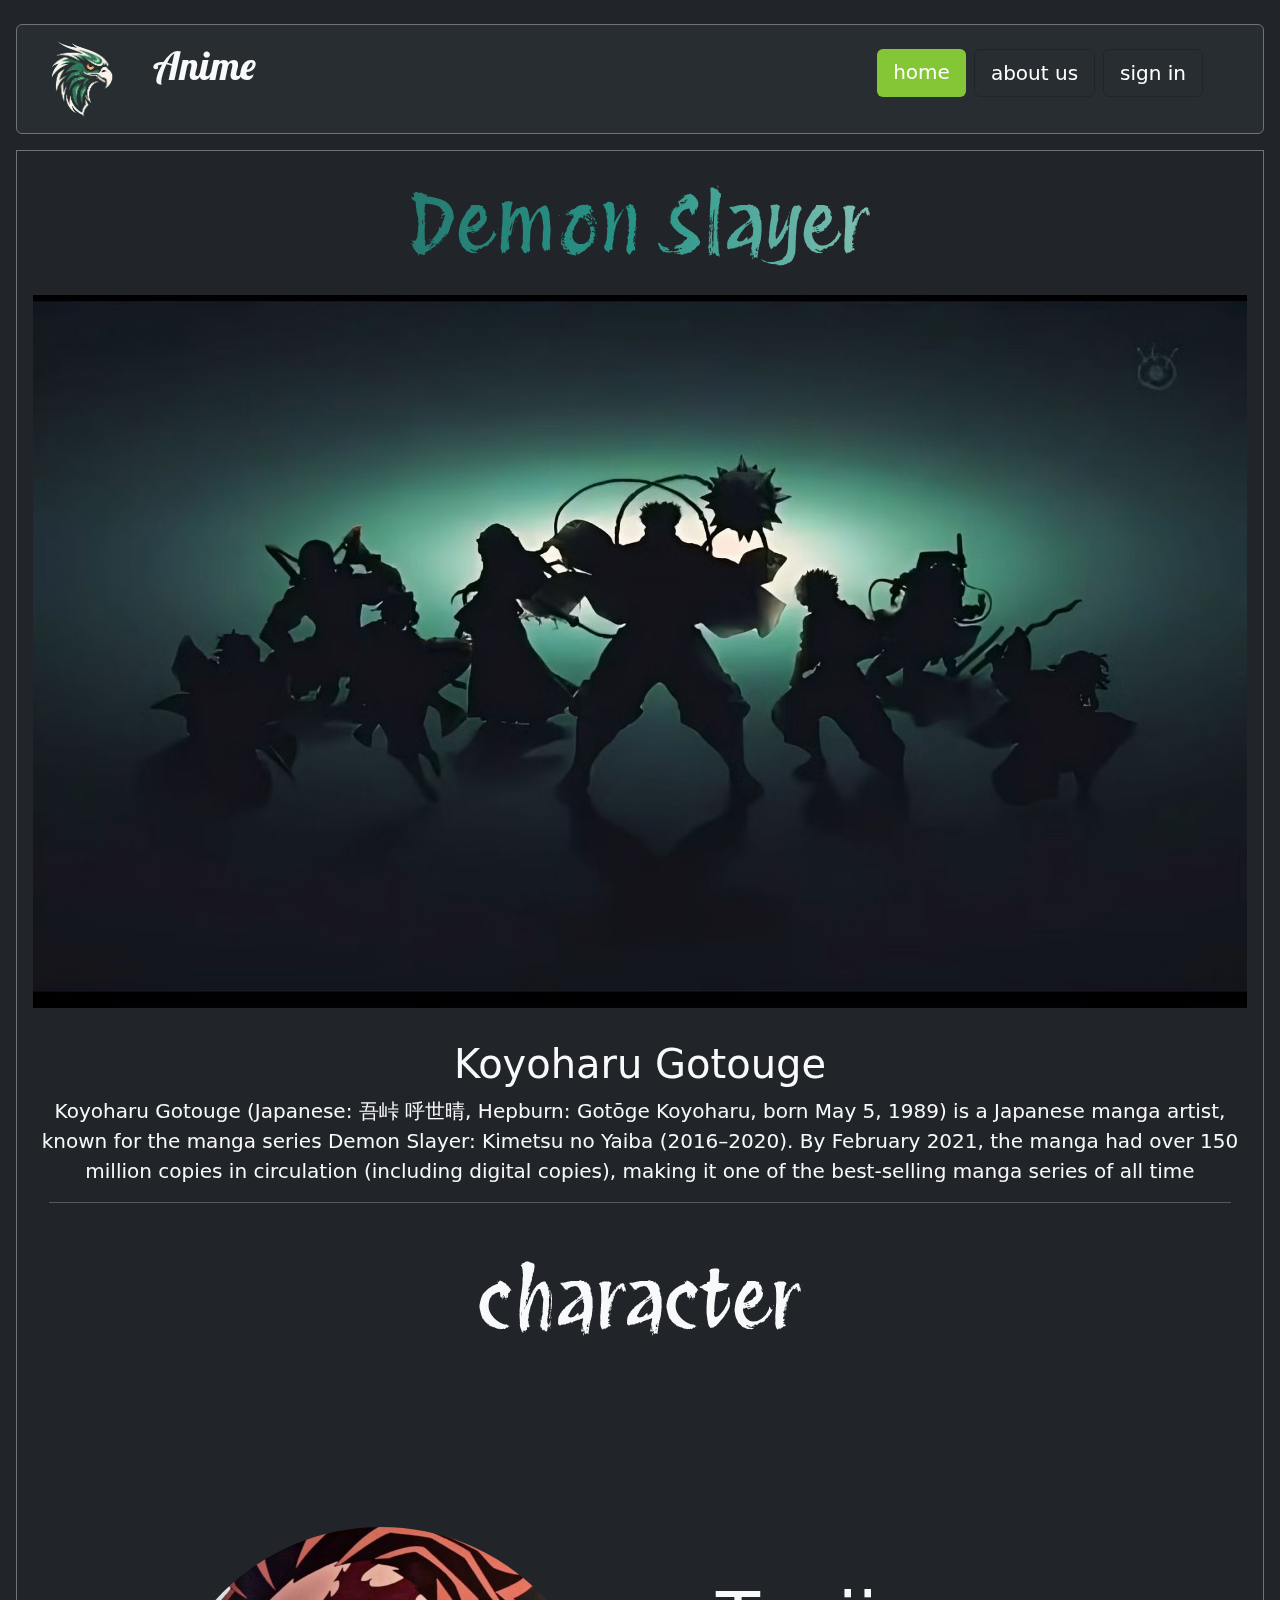
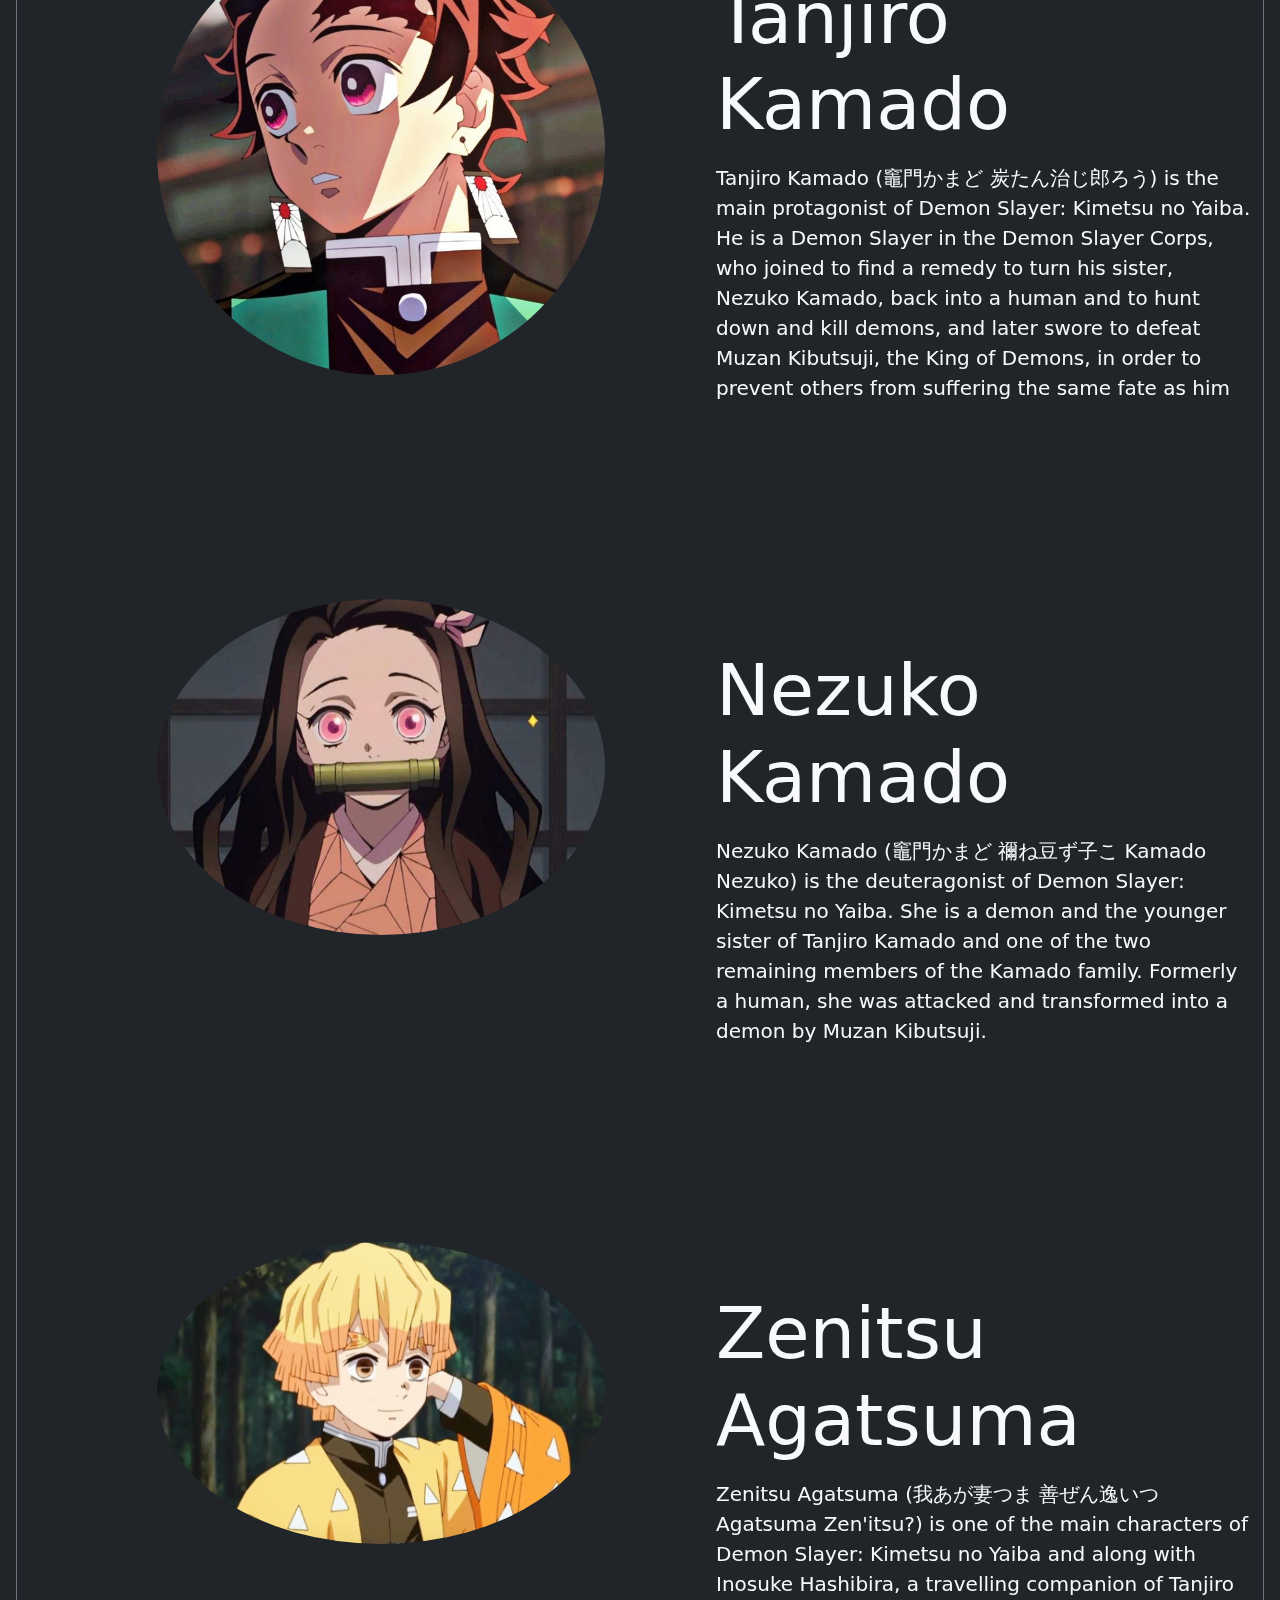
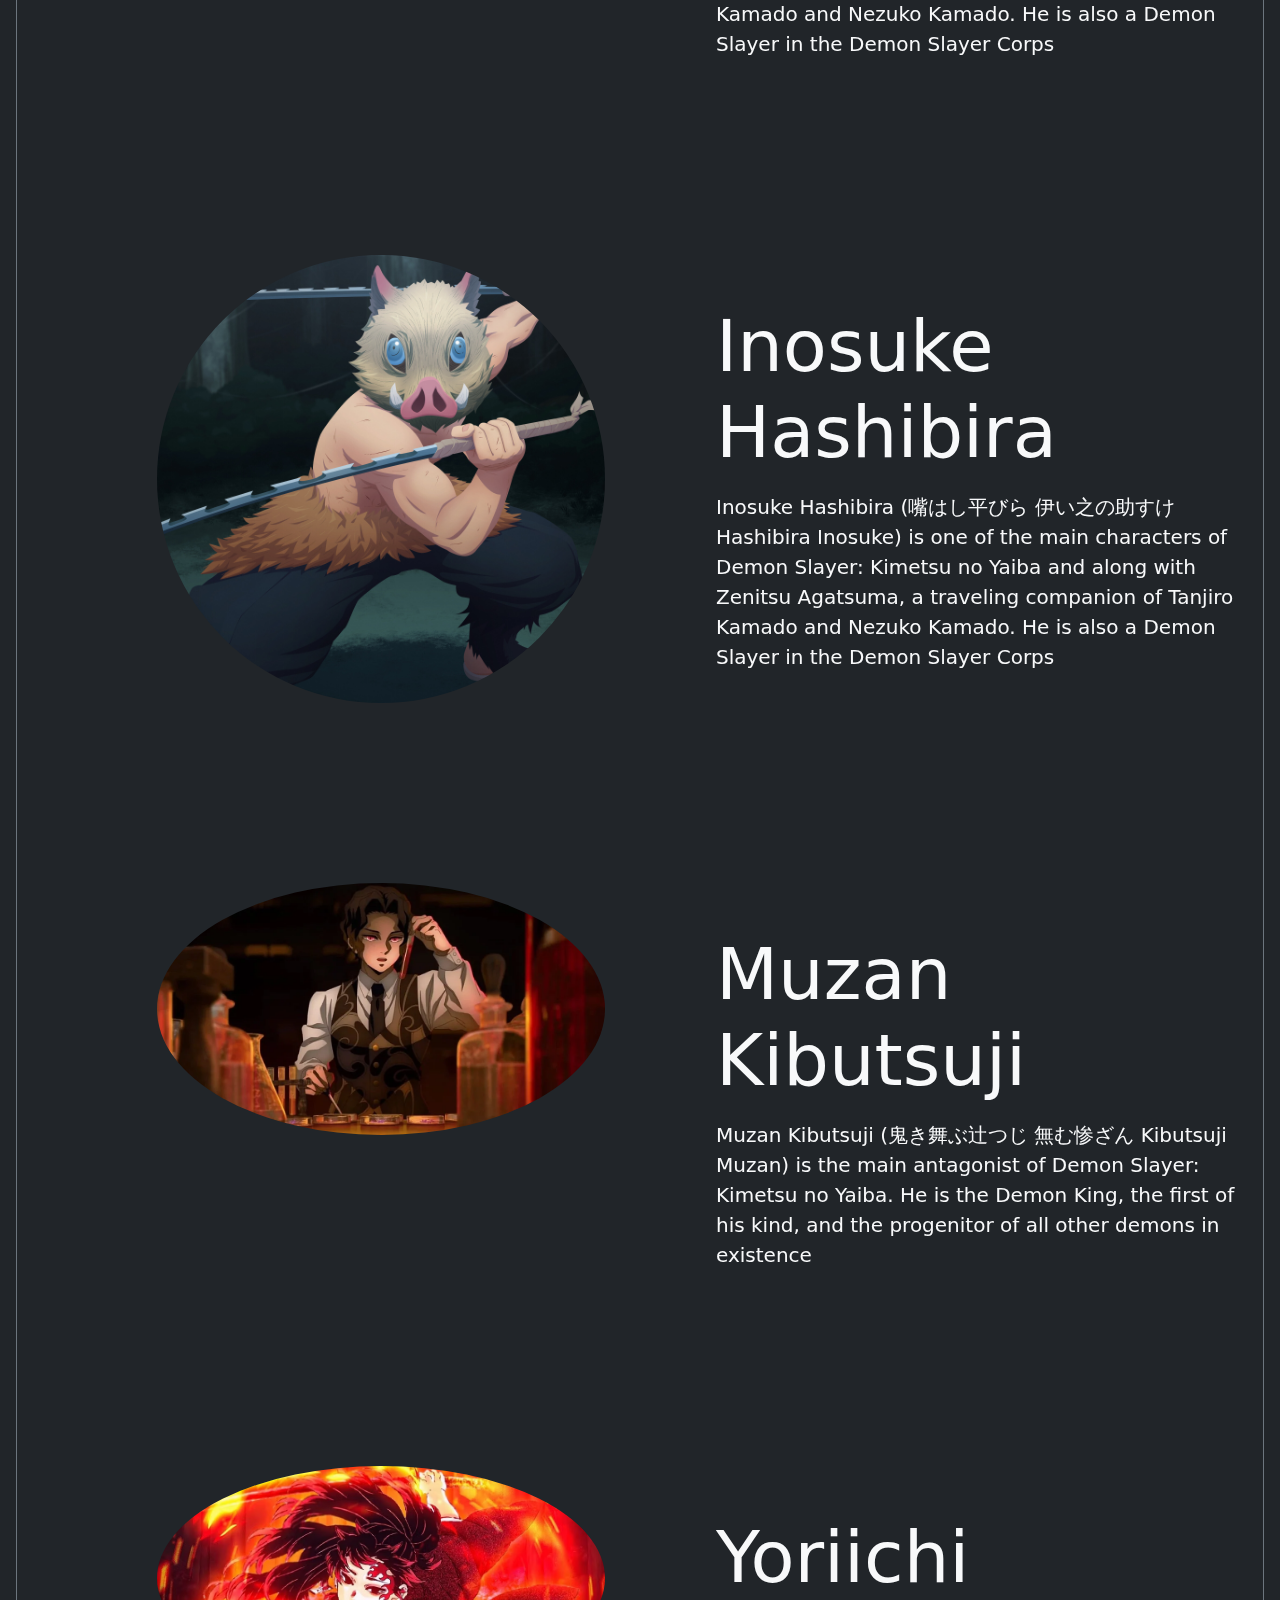
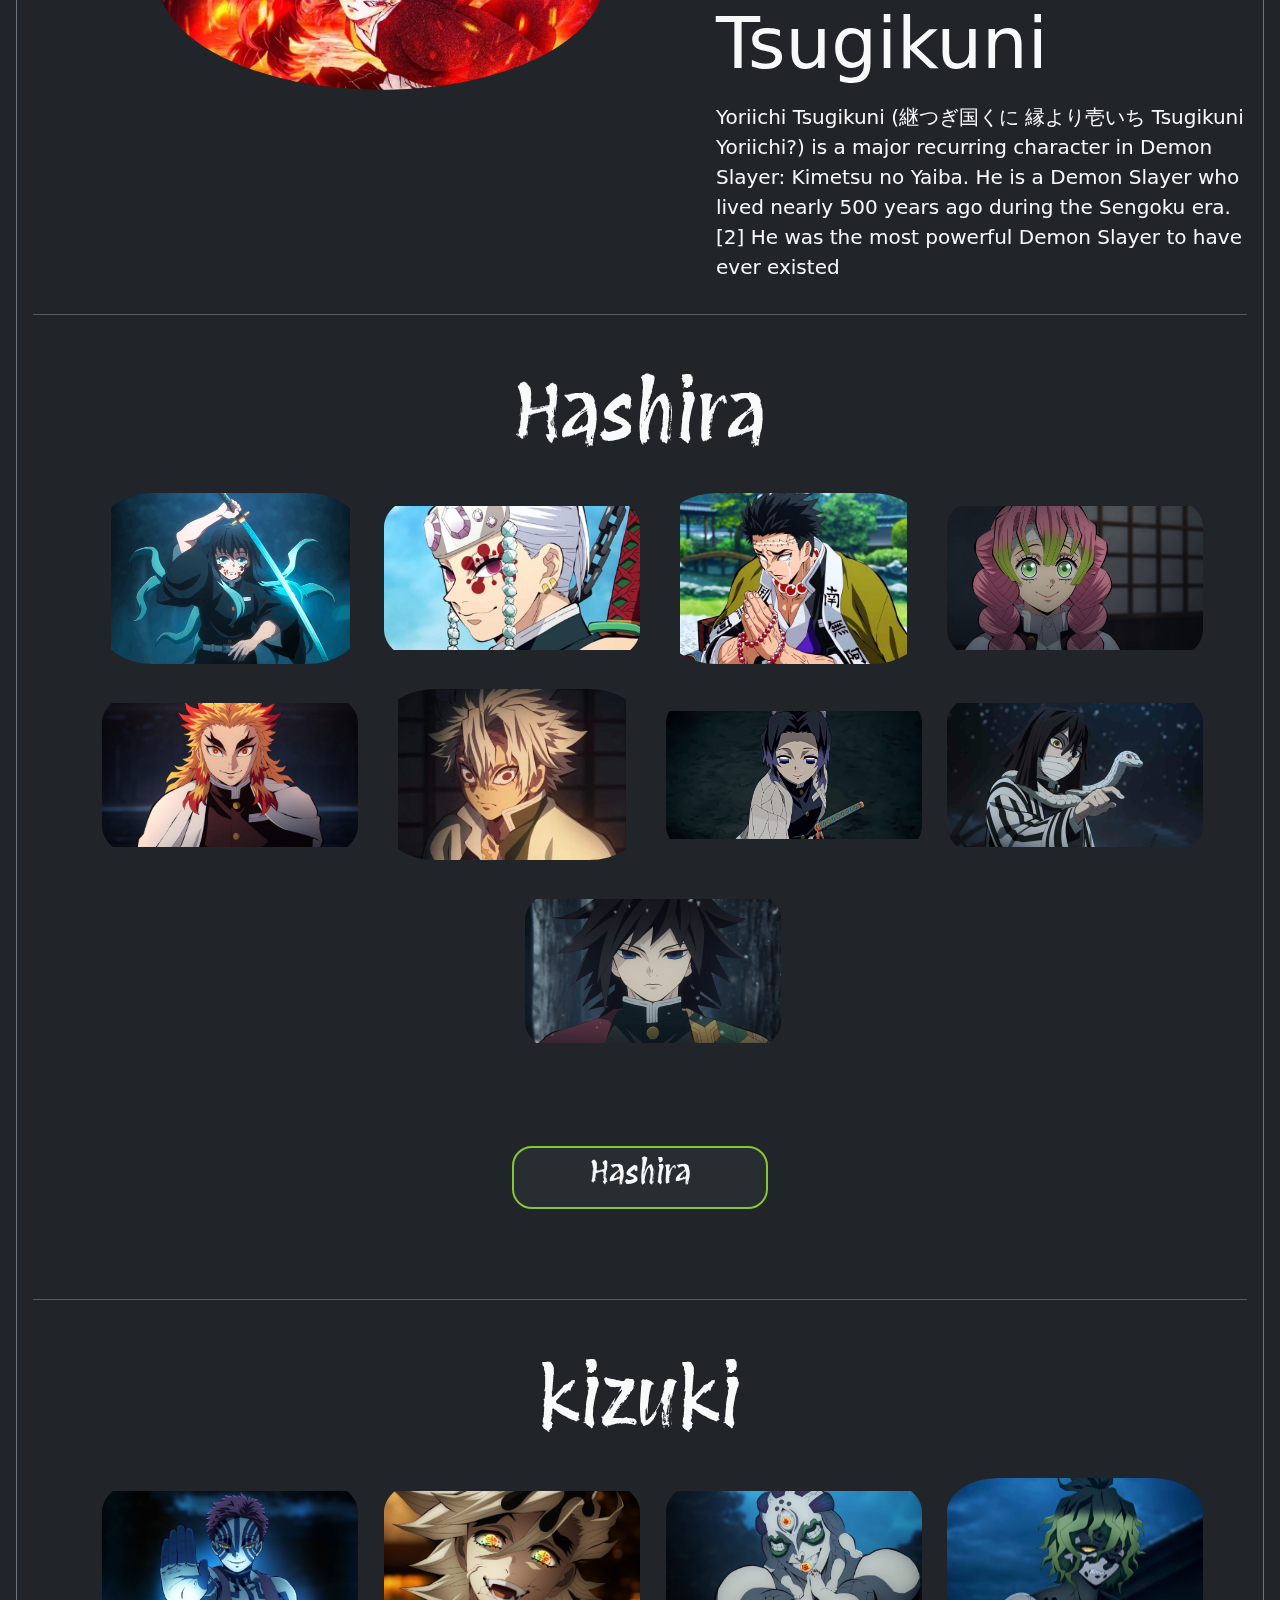
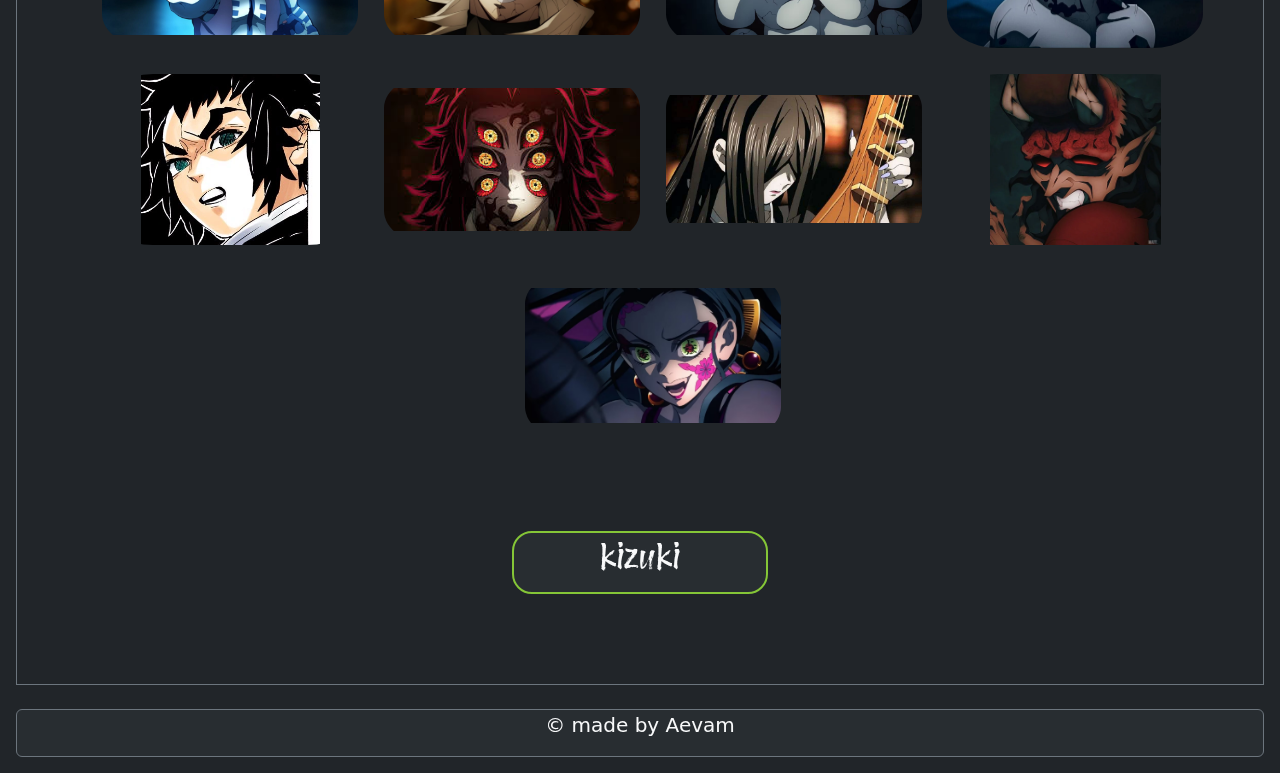
<file: index.html>
<!DOCTYPE html>
<html lang="en">

<head>
  <meta charset="UTF-8" />
  <meta name="viewport" content="width=device-width, initial-scale=1.0" />
  <title>intro</title>
  <link rel="stylesheet" href="https://cdn.jsdelivr.net/npm/bootstrap@5.3.3/dist/css/bootstrap.min.css" />
  <link rel="stylesheet" href="./style.css" />
  <link rel="icon" href="./LOGO1.jpg">

  <link rel="preconnect" href="https://fonts.googleapis.com" />
  <link rel="preconnect" href="https://fonts.gstatic.com" crossorigin />
  <link href="https://fonts.googleapis.com/css2?family=Lobster&family=Sigmar+One&display=swap" rel="stylesheet" />

  <link rel="preconnect" href="https://fonts.googleapis.com" />
  <link rel="preconnect" href="https://fonts.gstatic.com" crossorigin />
  <link href="https://fonts.googleapis.com/css2?family=Lobster&family=Protest+Revolution&family=Sigmar+One&display=swap"
    rel="stylesheet" />
</head>

<body class="bg-dark">
  <div class="position-relative d-flex bg-secondary text-light mt-4 m-3 border border-secondary rounded bg-opacity-10">
    <div class="logo container-fluid d-flex">
      <img src="./LOGO1.jpg" alt="not found" class="colour" />
      <h1 class="pt-3 ps-3 lobster-regular">Anime</h1>
    </div>
    <div class="icon container-fluid me-5 mt-4">
      <ul class="d-flex nav float-end ">
        <li class="p-2 ps-3 pe-3 ms-3 border-success bg-green bg-opacity-25 rounded fs-5 ">
          <a href="./index.html">home</a>

        </li>
        <li class="p-2 ps-3 pe-3 border border-dark ms-2 rounded fs-5">
          <a href="./aboutus.html">about us</a>
        </li>
        <li class="p-2 ps-3 pe-3 border border-dark ms-2 rounded fs-5">
          <a href="./login.html">sign in</a>
        </li>
      </ul>
    </div>
  </div>

  <main class="border border-secondary m-3">
    <div class="m-3 text-light">
      <div class="name container">
        <h1 class="display-1 text-center text mt-4">Demon Slayer</h1>
      </div>
      <div class="img d-flex justify-content-center">
        <img src="./img/poster.avif" alt="" class="img-fluid m-3" />
      </div>
    </div>

    <div class="info text-light m-3 text-center">
      <h1>Koyoharu Gotouge</h1>
      <p class="fs-5">
        Koyoharu Gotouge (Japanese: 吾峠 呼世晴, Hepburn: Gotōge Koyoharu,
        born May 5, 1989) is a Japanese manga artist, known for the manga
        series Demon Slayer: Kimetsu no Yaiba (2016–2020). By February 2021,
        the manga had over 150 million copies in circulation (including
        digital copies), making it one of the best-selling manga series of all
        time
      </p>
      <hr class="m-3">
    </div>

    <div class="info text-light m-3 text-center">
      <h1 class="display-1 char mt-5">character</h1>
    </div>

    <div class="flex-wrap">
      <div class="character d-flex">
        <div class="photo container-fluid ">
          <img src="./img/tanjiro.jpg" alt="" class="shap" />
        </div>
        <div class="information text-light container-fluid">
          <h1 class="display-2 mt-5">Tanjiro Kamado</h1>
          <p class="fs-5 mt-3">
            Tanjiro Kamado (竈門かまど 炭たん治じ郎ろう) is the main
            protagonist of Demon Slayer: Kimetsu no Yaiba. He is a Demon
            Slayer in the Demon Slayer Corps, who joined to find a remedy to
            turn his sister, Nezuko Kamado, back into a human and to hunt down
            and kill demons, and later swore to defeat Muzan Kibutsuji, the
            King of Demons, in order to prevent others from suffering the same
            fate as him
          </p>
        </div>
      </div>


      <div class="character d-flex">
        <div class="photo container-fluid ">
          <img src="./img/Nezuko-Kamado.jpg" alt="" class="shap" />
        </div>
        <div class="information text-light container-fluid">
          <h1 class="display-2 mt-5">Nezuko Kamado</h1>
          <p class="fs-5 mt-3">
            Nezuko Kamado (竈門かまど 禰ね豆ず子こ Kamado Nezuko) is the
            deuteragonist of Demon Slayer: Kimetsu no Yaiba. She is a demon
            and the younger sister of Tanjiro Kamado and one of the two
            remaining members of the Kamado family. Formerly a human, she was
            attacked and transformed into a demon by Muzan Kibutsuji.
          </p>
        </div>
      </div>

      <div class="character d-flex">
        <div class="photo container-fluid ">
          <img src="./img/Zenitsu.png" alt="" class="shap" />
        </div>
        <div class="information text-light container-fluid">
          <h1 class="display-2 mt-5">Zenitsu Agatsuma</h1>
          <p class="fs-5 mt-3">
            Zenitsu Agatsuma (我あが妻つま 善ぜん逸いつ Agatsuma Zen'itsu?) is
            one of the main characters of Demon Slayer: Kimetsu no Yaiba and
            along with Inosuke Hashibira, a travelling companion of Tanjiro
            Kamado and Nezuko Kamado. He is also a Demon Slayer in the Demon
            Slayer Corps
          </p>
        </div>
      </div>

      <div class="character d-flex ">
        <div class="photo container-fluid">
          <img src="./img/inosuke.jpg" alt="" class="shap" />
        </div>
        <div class="information text-light container-fluid">
          <h1 class="display-2 mt-5">Inosuke Hashibira</h1>
          <p class="fs-5 mt-3">
            Inosuke Hashibira (嘴はし平びら 伊い之の助すけ Hashibira Inosuke)
            is one of the main characters of Demon Slayer: Kimetsu no Yaiba
            and along with Zenitsu Agatsuma, a traveling companion of Tanjiro
            Kamado and Nezuko Kamado. He is also a Demon Slayer in the Demon
            Slayer Corps
          </p>
        </div>
      </div>

      <div class="flex-wrap">
        <div class="character d-flex">
          <div class="photo container-fluid ">
            <img src="./img/muzan.webp" alt="" class="shap" />
          </div>
          <div class="information text-light container-fluid">
            <h1 class="display-2 mt-5"> Muzan Kibutsuji</h1>
            <p class="fs-5 mt-3">
              Muzan Kibutsuji (鬼き舞ぶ辻つじ 無む惨ざん Kibutsuji Muzan) is the main antagonist of Demon
              Slayer: Kimetsu no Yaiba. He is the Demon King, the first of his kind, and the progenitor of all other
              demons in existence
            </p>
          </div>
        </div>

        <div class="flex-wrap">
          <div class="character d-flex">
            <div class="photo container-fluid ">
              <img src="./img/yoriichi-sun-breathing.avif" alt="" class="shap" />
            </div>
            <div class="information text-light container-fluid">
              <h1 class="display-2 mt-5">Yoriichi Tsugikuni</h1>
              <p class="fs-5 mt-3">
                Yoriichi Tsugikuni (継つぎ国くに 縁より壱いち Tsugikuni Yoriichi?) is a major recurring character in Demon Slayer:
                Kimetsu no Yaiba. He is a Demon Slayer who lived nearly 500 years ago during the Sengoku era.[2] He was
                the most powerful Demon Slayer to have ever existed
              </p>
            </div>
          </div>

        </div>
        <hr class="m-3 text-light">

        <div class="hasi">
          <h1 class="char mt-5 display-1 text-light text-center">Hashira</h1>
          <div class="intro d-flex justify-content-center flex-wrap">
            <img src="./img/muichiro.gif" alt="" class="shap2">
            <img src="./img/dimond.jpg" alt="" class="shap2">
            <img src="./img/gyomei.avif" alt="" class="shap2">
            <img src="./img/mitsuri.jpg" alt="" class="shap2">
            <img src="./img/raingoku.jpg" alt="" class="shap2">
            <img src="./img/Sanemi-Shinazugawa.jpg" alt="" class="shap2">
            <img src="./img/shinobukocho.avif" alt="" class="shap2">
            <img src="./img/snak.jpg" alt="" class="shap2">
            <img src="./img/tomiyoka.jpg" alt="" class="shap2">
          </div>
        </div>

        <div class="hashira d-flex justify-content-center">
          <div class="hero green bg-secondary bg-opacity-10 text-center">
            <a href="./hashira.html" class="text-light fs-2 char"> Hashira</a>
          </div>
        </div>
        <hr class="m-3 text-light">

        <div class="hasi">
          <h1 class="char mt-5 display-1 text-light text-center">kizuki</h1>
          <div class="intro d-flex justify-content-center flex-wrap">
            <img src="./img/demon/Akaza.jpg" alt="" class="shap2">
            <img src="./img/demon/demon.jpg" alt="" class="shap2">
            <img src="./img/demon/gyokko.avif" alt="" class="shap2">
            <img src="./img/demon/Gyutaro.jpg" alt="" class="shap2">
            <img src="./img/demon/Kaigaku.webp" alt="" class="shap2">
            <img src="./img/demon/kokushibo1.jpg" alt="" class="shap2">
            <img src="./img/demon/Nakime.jpg" alt="" class="shap2">
            <img src="./img/demon/demon1.webp" alt="" class="shap2">
            <img src="./img/demon/daki-main.avif" alt="" class="shap2">
          </div>
        </div>

        <div class="hashira d-flex justify-content-center">
          <div class="hero green bg-secondary bg-opacity-10 text-center">
            <a href="./kizuki.html" class="text-light fs-2 char"> kizuki</a>
          </div>
        </div>


  </main>

  <footer class="position-relative bg-secondary text-light mt-4 m-3 border border-secondary rounded bg-opacity-10">
    <p class="text-center fs-5">&copy; made by Aevam</p>
  </footer>

  <script src="https://cdn.jsdelivr.net/npm/bootstrap@5.3.3/dist/js/bootstrap.bundle.min.js"
    integrity="sha384-YvpcrYf0tY3lHB60NNkmXc5s9fDVZLESaAA55NDzOxhy9GkcIdslK1eN7N6jIeHz"
    crossorigin="anonymous"></script>
</body>

</html>
</file>
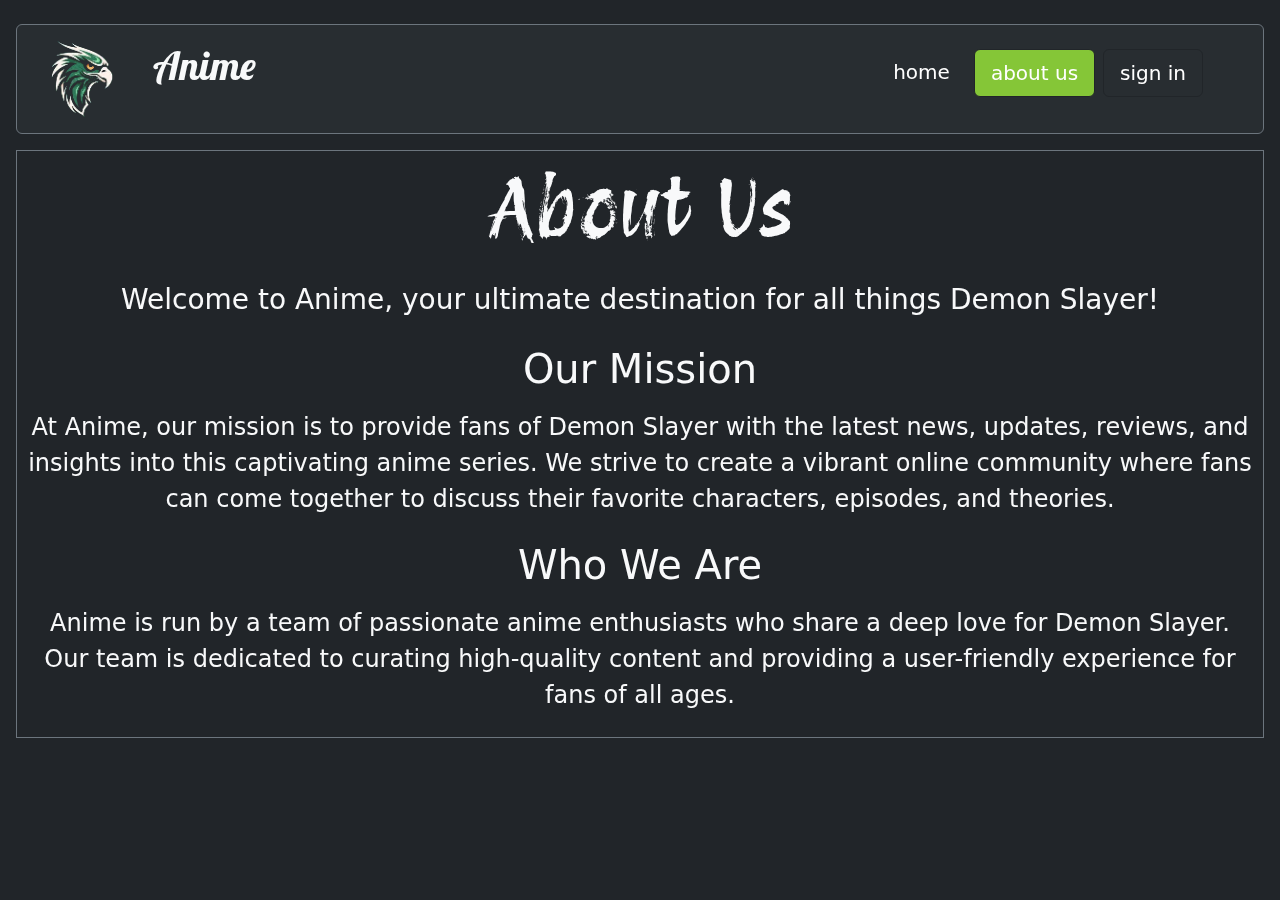
<file: aboutus.html>
<!DOCTYPE html>
<html lang="en">

<head>
  <meta charset="UTF-8" />
  <meta name="viewport" content="width=device-width, initial-scale=1.0" />
  <title>intro</title>
  <link rel="stylesheet" href="https://cdn.jsdelivr.net/npm/bootstrap@5.3.3/dist/css/bootstrap.min.css" />
  <link rel="stylesheet" href="./style.css" />
  <link rel="icon" href="./LOGO1.jpg">

  <link rel="preconnect" href="https://fonts.googleapis.com" />
  <link rel="preconnect" href="https://fonts.gstatic.com" crossorigin />
  <link href="https://fonts.googleapis.com/css2?family=Lobster&family=Sigmar+One&display=swap" rel="stylesheet" />

  <link rel="preconnect" href="https://fonts.googleapis.com" />
  <link rel="preconnect" href="https://fonts.gstatic.com" crossorigin />
  <link href="https://fonts.googleapis.com/css2?family=Lobster&family=Protest+Revolution&family=Sigmar+One&display=swap"
    rel="stylesheet" />
  <style>
    .char {
      font-family: "Protest Revolution", sans-serif;
      font-weight: 400;
      font-style: normal;
    }
  </style>
</head>

<body class="bg-dark">
  <div class="position-relative d-flex bg-secondary text-light mt-4 m-3 border border-secondary rounded bg-opacity-10">
    <div class="logo container-fluid d-flex">
      <img src="./LOGO1.jpg" alt="not found" class="colour" />
      <h1 class="pt-3 ps-3 lobster-regular">Anime</h1>
    </div>
    <div class="icon container-fluid me-5 mt-4">
      <ul class="d-flex nav float-end">
        <li class="p-2 ps-3 pe-3 ms-3 border-success  bg-opacity-25 rounded fs-5">
          <a href="./index.html">home</a>

        </li>
        <li class="p-2 ps-3 pe-3 border border-dark ms-2 rounded fs-5 bg-green">
          <a href="./aboutus.html">about us</a>
        </li>
        <li class="p-2 ps-3 pe-3 border border-dark ms-2 rounded fs-5">
          <a href="./login.html">sign in</a>
        </li>
      </ul>
    </div>
  </div>


  <div class="information m-3 text-light border border-secondary p-2">
    <h1 class="text-light display-1 text-center char">About Us</h1>

    <p class="fs-3 text-center mt-4">Welcome to Anime, your ultimate destination for all things Demon Slayer!</p>

    <h2 class="text-center mt-4 fs-1">Our Mission</h2>
    <p class="text-center mt-3 fs-4">At Anime, our mission is to provide fans of Demon Slayer with the latest news,
      updates,
      reviews, and
      insights into this captivating anime series. We strive to create a vibrant online community where fans can come
      together to discuss their favorite characters, episodes, and theories.</p>

    <h2 class="text-center mt-4 fs-1">Who We Are</h2>
    <p class="text-center mt-3 fs-4"> Anime is run by a team of passionate anime enthusiasts who share a deep love for
      Demon
      Slayer. Our
      team is dedicated to curating high-quality content and providing a user-friendly experience for fans of all ages.
    </p>
  </div>


  <script src="https://cdn.jsdelivr.net/npm/bootstrap@5.3.3/dist/js/bootstrap.bundle.min.js"
    integrity="sha384-YvpcrYf0tY3lHB60NNkmXc5s9fDVZLESaAA55NDzOxhy9GkcIdslK1eN7N6jIeHz"
    crossorigin="anonymous"></script>
</body>

</html>
</file>
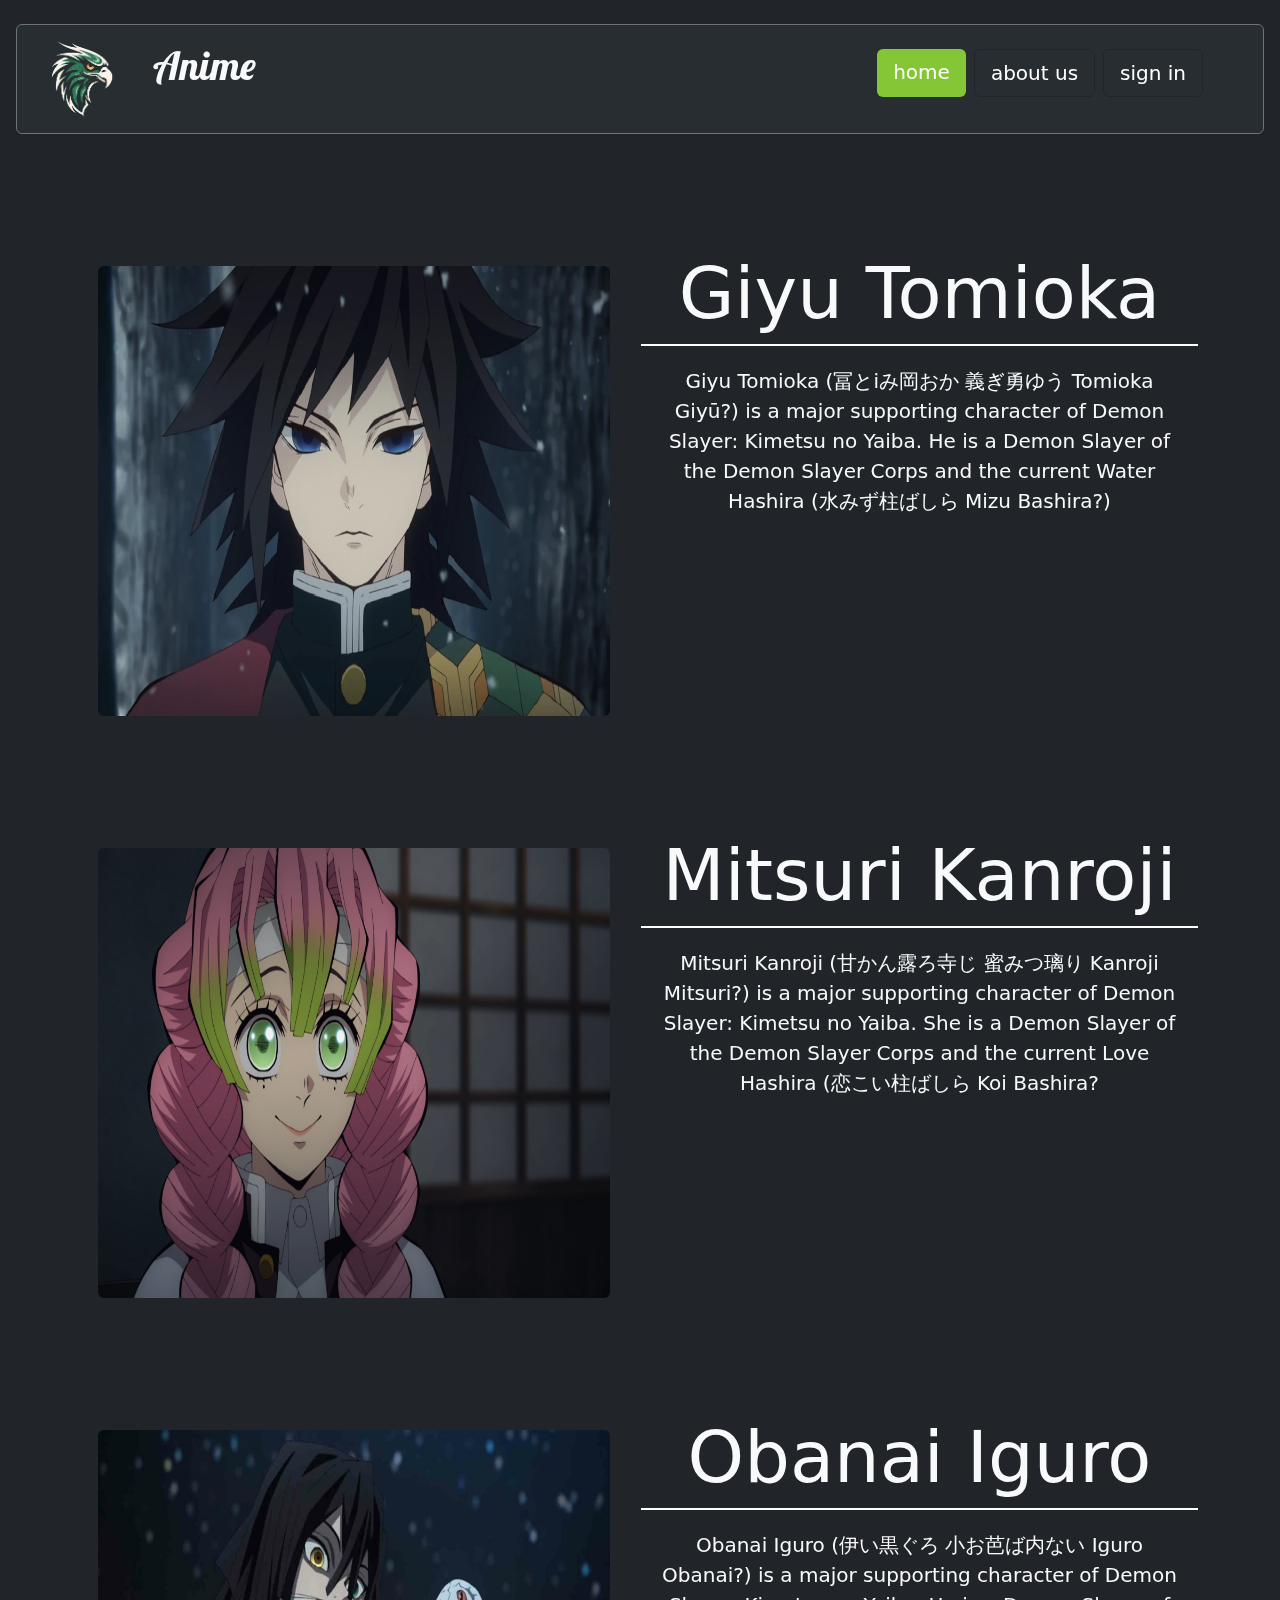
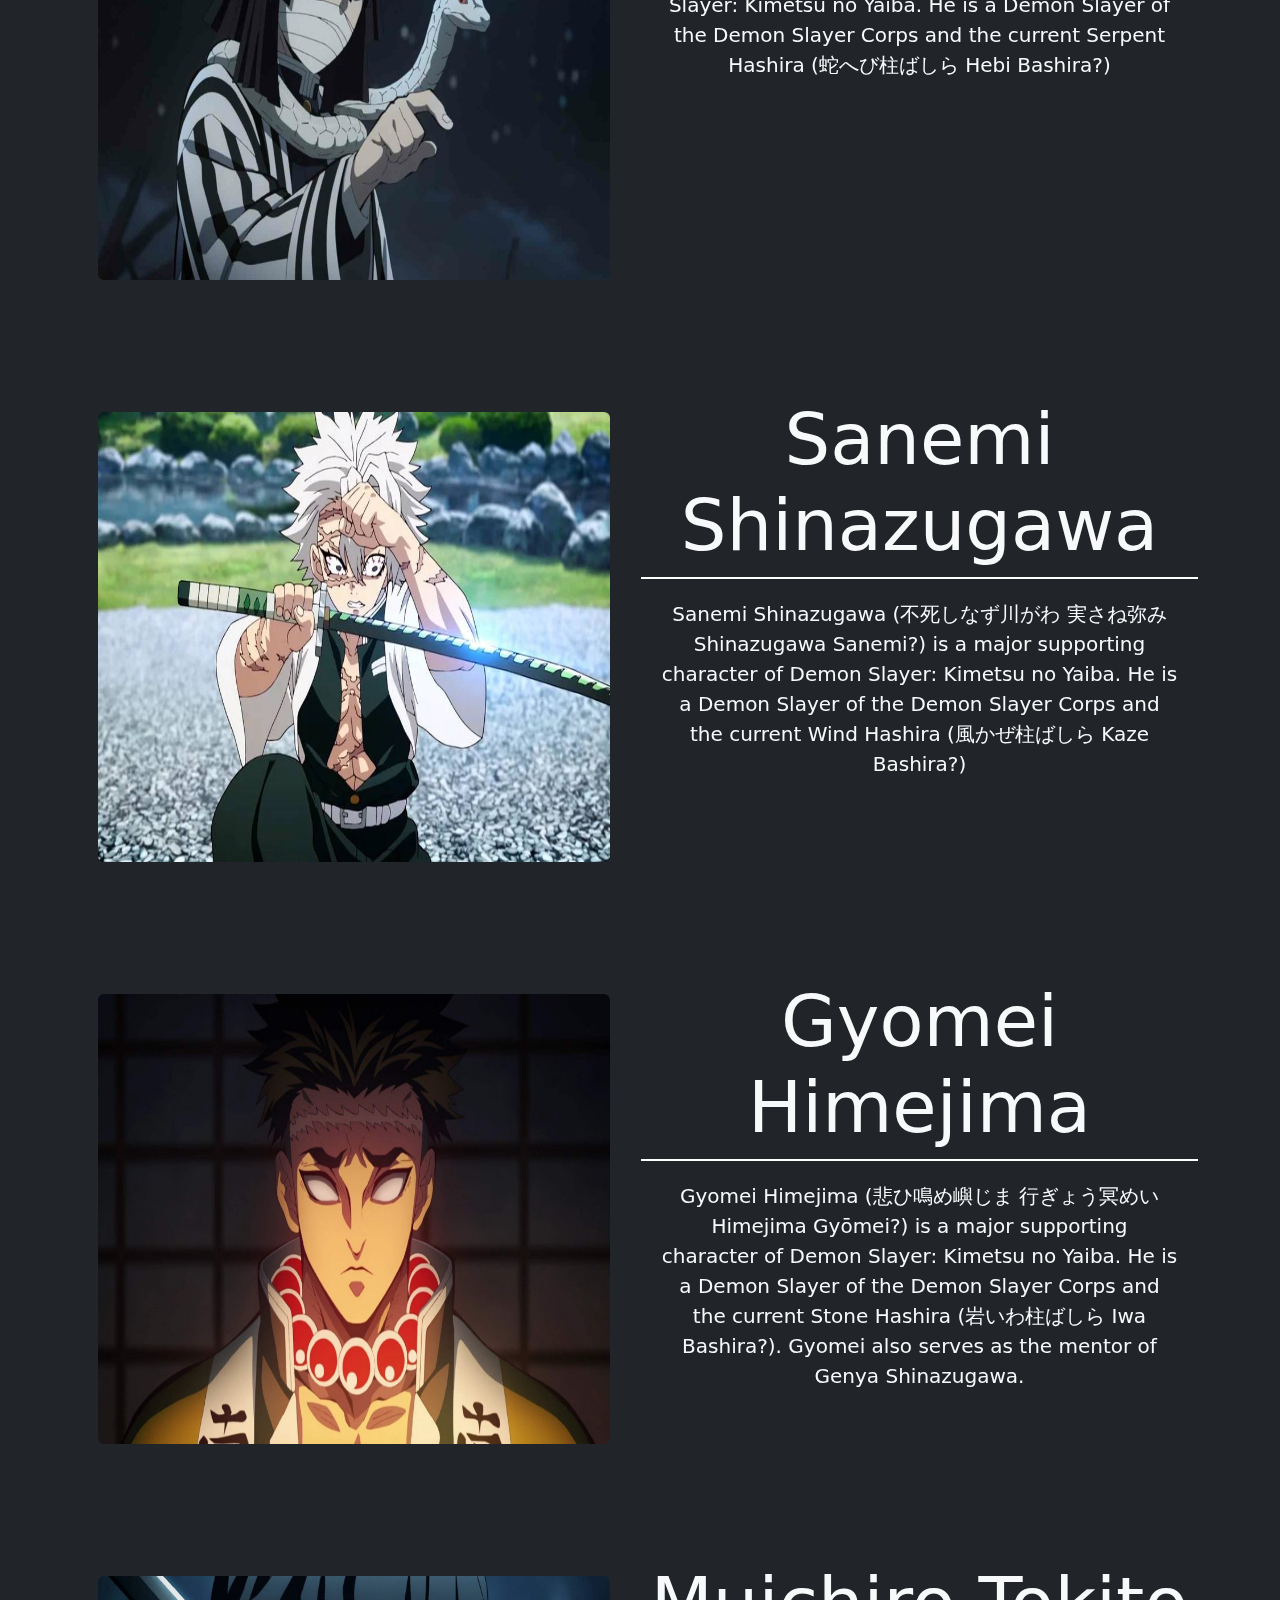
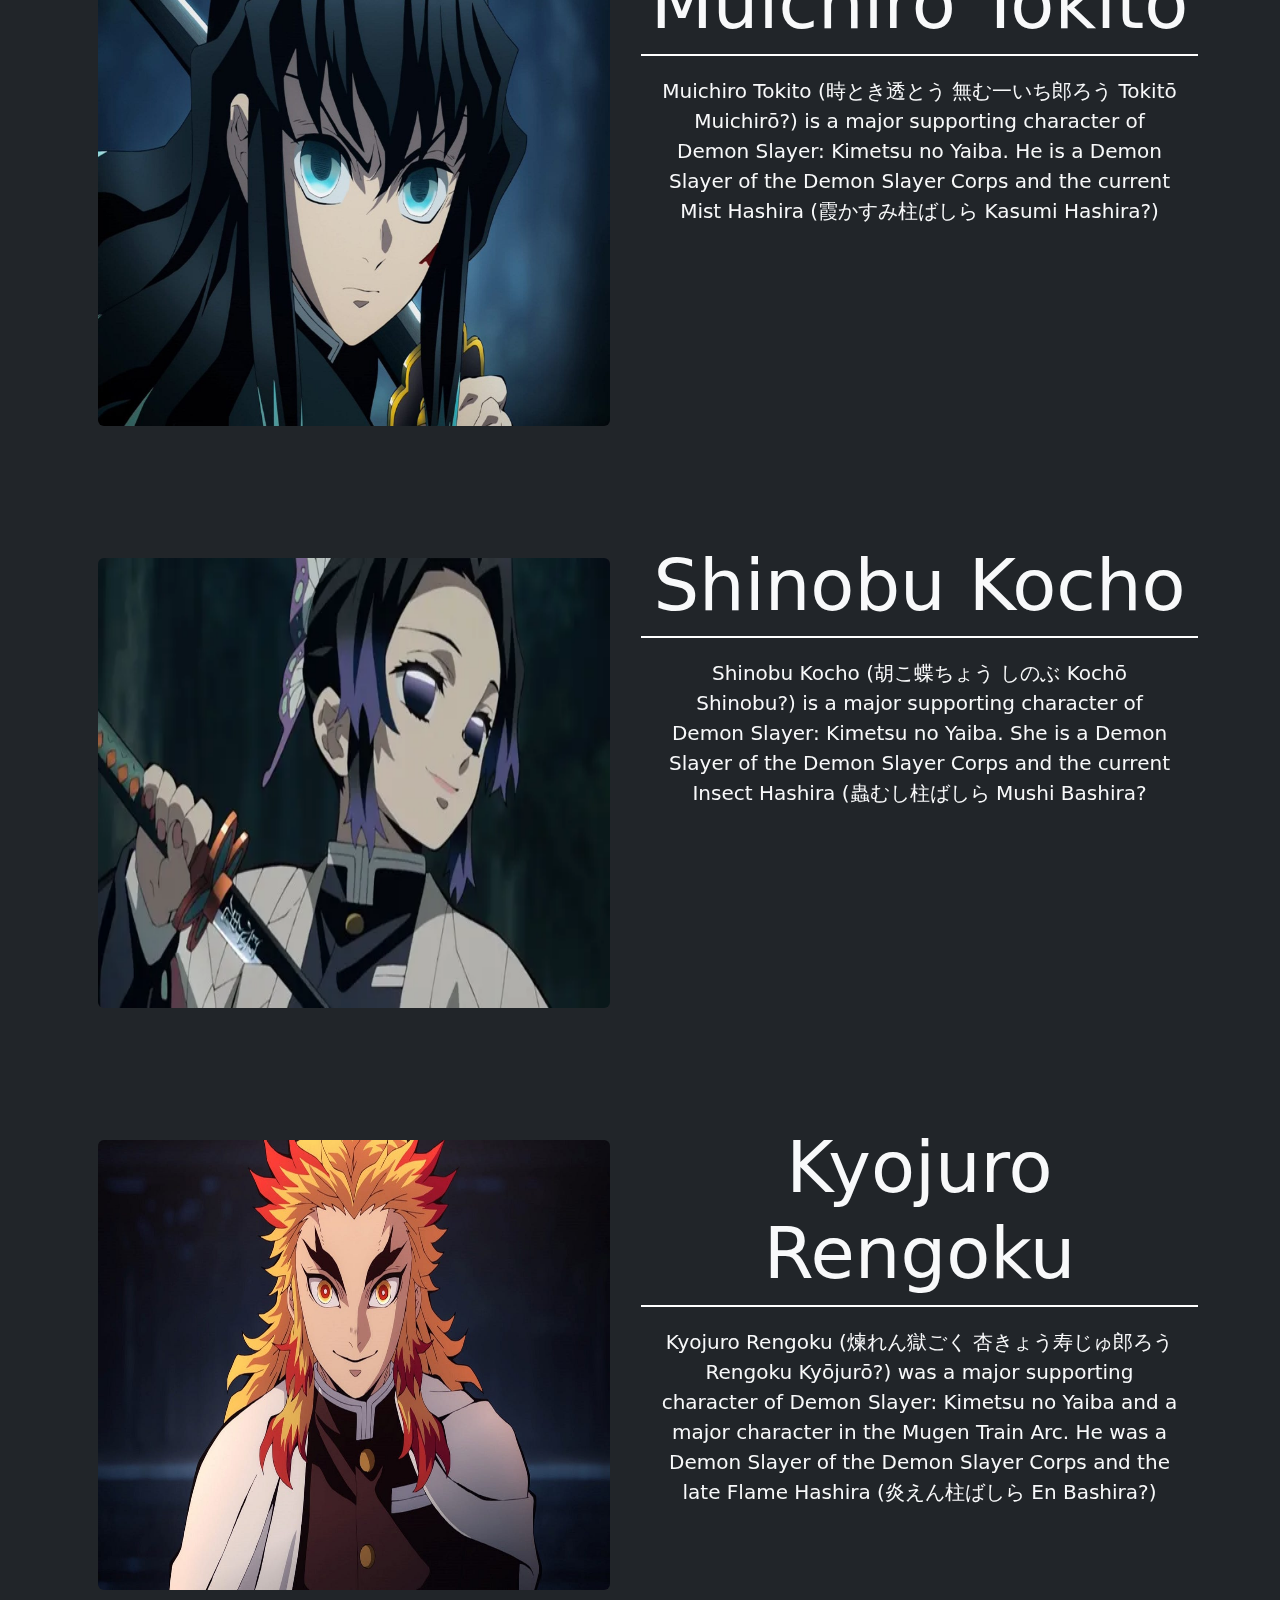
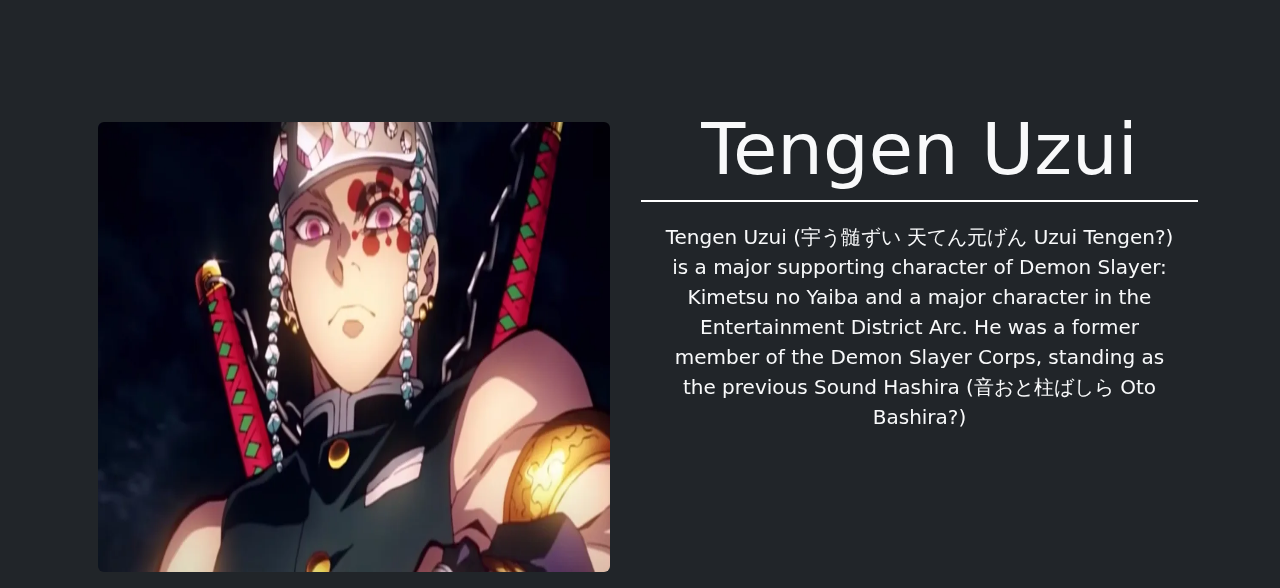
<file: hashira.html>
<!DOCTYPE html>
<html lang="en">

<head>
  <meta charset="UTF-8" />
  <meta name="viewport" content="width=device-width, initial-scale=1.0" />
  <title>intro</title>
  <link rel="stylesheet" href="https://cdn.jsdelivr.net/npm/bootstrap@5.3.3/dist/css/bootstrap.min.css" />
  <link rel="stylesheet" href="./style.css" />
  <link rel="icon" href="./LOGO1.jpg">
  <link rel="stylesheet" href="./hashira.css">

  <link rel="preconnect" href="https://fonts.googleapis.com" />
  <link rel="preconnect" href="https://fonts.gstatic.com" crossorigin />
  <link href="https://fonts.googleapis.com/css2?family=Lobster&family=Sigmar+One&display=swap" rel="stylesheet" />

  <link rel="preconnect" href="https://fonts.googleapis.com" />
  <link rel="preconnect" href="https://fonts.gstatic.com" crossorigin />
  <link href="https://fonts.googleapis.com/css2?family=Lobster&family=Protest+Revolution&family=Sigmar+One&display=swap"
    rel="stylesheet" />
</head>

<body class="bg-dark">
  <div class="position-relative d-flex bg-secondary text-light mt-4 m-3 border border-secondary rounded bg-opacity-10">
    <div class="logo container-fluid d-flex">
      <img src="./LOGO1.jpg" alt="not found" class="colour" />
      <h1 class="pt-3 ps-3 lobster-regular">Anime</h1>
    </div>
    <div class="icon container-fluid me-5 mt-4">
      <ul class="d-flex nav float-end">
        <li class="p-2 ps-3 pe-3 ms-3 border-success bg-green bg-opacity-25 rounded fs-5">
          <a href="./index.html">home</a>

        </li>
        <li class="p-2 ps-3 pe-3 border border-dark ms-2 rounded fs-5">
          <a href="./aboutus.html">about us</a>
        </li>
        <li class="p-2 ps-3 pe-3 border border-dark ms-2 rounded fs-5">
          <a href="./login.html">sign in</a>
        </li>
      </ul>
    </div>
  </div>

  <div class="carrd d-flex justify-center-center container">
    <div class="box2 m-3">
      <img src="./img/tomiyoka.jpg" alt="" class="rounded">
    </div>
    <div class="infor text-light text-center">
      <h1 class="display-2">Giyu Tomioka</h1>
      <p class="fs-5 "> Giyu Tomioka (冨とiみ岡おか 義ぎ勇ゆう Tomioka Giyū?) is a major supporting
        character of Demon Slayer:
        Kimetsu no Yaiba. He
        is a Demon Slayer of the Demon Slayer Corps and the current Water Hashira (水みず柱ばしら Mizu Bashira?)</p>
    </div>
  </div>

  <div class="carrd d-flex justify-center-center container">
    <div class="box m-3">
      <img src="./img/mitsuri.jpg" alt="" class="rounded">
    </div>
    <div class="infor text-light text-center">
      <h1 class="display-2">Mitsuri Kanroji</h1>
      <p class="fs-5 ">Mitsuri Kanroji (甘かん露ろ寺じ 蜜みつ璃り Kanroji Mitsuri?) is a major
        supporting character of Demon Slayer:
        Kimetsu no Yaiba. She is a Demon Slayer of the Demon Slayer Corps and the current Love Hashira (恋こい柱ばしら Koi
        Bashira?</p>
    </div>
  </div>

  <div class="carrd d-flex justify-center-center container">
    <div class="box2 m-3">
      <img src="./img/snak.jpg" alt="" class="rounded">
    </div>
    <div class="infor text-light text-center">
      <h1 class="display-2">Obanai Iguro</h1>
      <p class="fs-5  ">Obanai Iguro (伊い黒ぐろ 小お芭ば内ない Iguro Obanai?) is a major supporting
        character of Demon Slayer:
        Kimetsu no Yaiba. He is a Demon Slayer of the Demon Slayer Corps and the current Serpent Hashira (蛇へび柱ばしら Hebi
        Bashira?)</p>
    </div>
  </div>

  <div class="carrd d-flex justify-center-center container">
    <div class="box m-3">
      <img src="./img/sanemi.jpg" alt="" class="rounded">
    </div>
    <div class="infor text-light text-center">
      <h1 class="display-2">Sanemi Shinazugawa</h1>
      <p class="fs-5 ">Sanemi Shinazugawa (不死しなず川がわ 実さね弥み Shinazugawa Sanemi?) is a major
        supporting character of Demon
        Slayer: Kimetsu no Yaiba. He is a Demon Slayer of the Demon Slayer Corps and the current Wind Hashira (風かぜ柱ばしら
        Kaze Bashira?)</p>
    </div>
  </div>

  <div class="carrd d-flex justify-center-center container">
    <div class="box2 m-3">
      <img src="./img/gyomei1.avif" alt="" class="rounded">
    </div>
    <div class="infor text-light text-center">
      <h1 class="display-2">Gyomei Himejima</h1>
      <p class="fs-5  ">Gyomei Himejima (悲ひ鳴め嶼じま 行ぎょう冥めい Himejima Gyōmei?) is a major
        supporting character of Demon
        Slayer: Kimetsu no Yaiba. He is a Demon Slayer of the Demon Slayer Corps and the current Stone Hashira (岩いわ柱ばしら
        Iwa Bashira?). Gyomei also serves as the mentor of Genya Shinazugawa.</p>
    </div>
  </div>

  <div class="carrd d-flex justify-center-center container">
    <div class="box m-3">
      <img src="./img/MistHashira_2.jpg" alt="" class="rounded">
    </div>
    <div class="infor text-light text-center">
      <h1 class="display-2">Muichiro Tokito</h1>
      <p class="fs-5 ">Muichiro Tokito (時とき透とう 無む一いち郎ろう Tokitō Muichirō?) is a major
        supporting character of Demon
        Slayer: Kimetsu no Yaiba. He is a Demon Slayer of the Demon Slayer Corps and the current Mist Hashira (霞かすみ柱ばしら
        Kasumi Hashira?)</p>
    </div>
  </div>

  <div class="carrd d-flex justify-center-center container">
    <div class="box2 m-3">
      <img src="./img/Shinobu-Kocho.webp" alt="" class="rounded">
    </div>
    <div class="infor text-light text-center">
      <h1 class="display-2">Shinobu Kocho</h1>
      <p class="fs-5 ">Shinobu Kocho (胡こ蝶ちょう しのぶ Kochō Shinobu?) is a major supporting
        character of Demon Slayer:
        Kimetsu no Yaiba. She is a Demon Slayer of the Demon Slayer Corps and the current Insect Hashira (蟲むし柱ばしら Mushi
        Bashira?</p>
    </div>
  </div>

  <div class="carrd d-flex justify-center-center container">
    <div class="box m-3">
      <img src="./img/raingoku.jpg" alt="" class="rounded">
    </div>
    <div class="infor text-light text-center">
      <h1 class="display-2">Kyojuro Rengoku</h1>
      <p class="fs-5">Kyojuro Rengoku (煉れん獄ごく 杏きょう寿じゅ郎ろう Rengoku Kyōjurō?) was a
        major supporting character of
        Demon Slayer: Kimetsu no Yaiba and a major character in the Mugen Train Arc. He was a Demon Slayer of the
        Demon Slayer Corps and the late Flame Hashira (炎えん柱ばしら En Bashira?)</p>
    </div>
  </div>

  <div class="carrd d-flex justify-center-center container">
    <div class="box2 m-3">
      <img src="./img/tengen.webp" alt="" class="rounded">
    </div>
    <div class="infor text-light text-center">
      <h1 class="display-2">Tengen Uzui </h1>
      <p class="fs-5">Tengen Uzui (宇う髄ずい 天てん元げん Uzui Tengen?) is a major
        supporting
        character of Demon Slayer:
        Kimetsu no Yaiba and a major character in the Entertainment District Arc. He was a former member of the Demon
        Slayer Corps, standing as the previous Sound Hashira (音おと柱ばしら Oto Bashira?)</p>
    </div>
  </div>

  <script src="https://cdn.jsdelivr.net/npm/bootstrap@5.3.3/dist/js/bootstrap.bundle.min.js"
    integrity="sha384-YvpcrYf0tY3lHB60NNkmXc5s9fDVZLESaAA55NDzOxhy9GkcIdslK1eN7N6jIeHz"
    crossorigin="anonymous"></script>
</body>

</html>
</file>
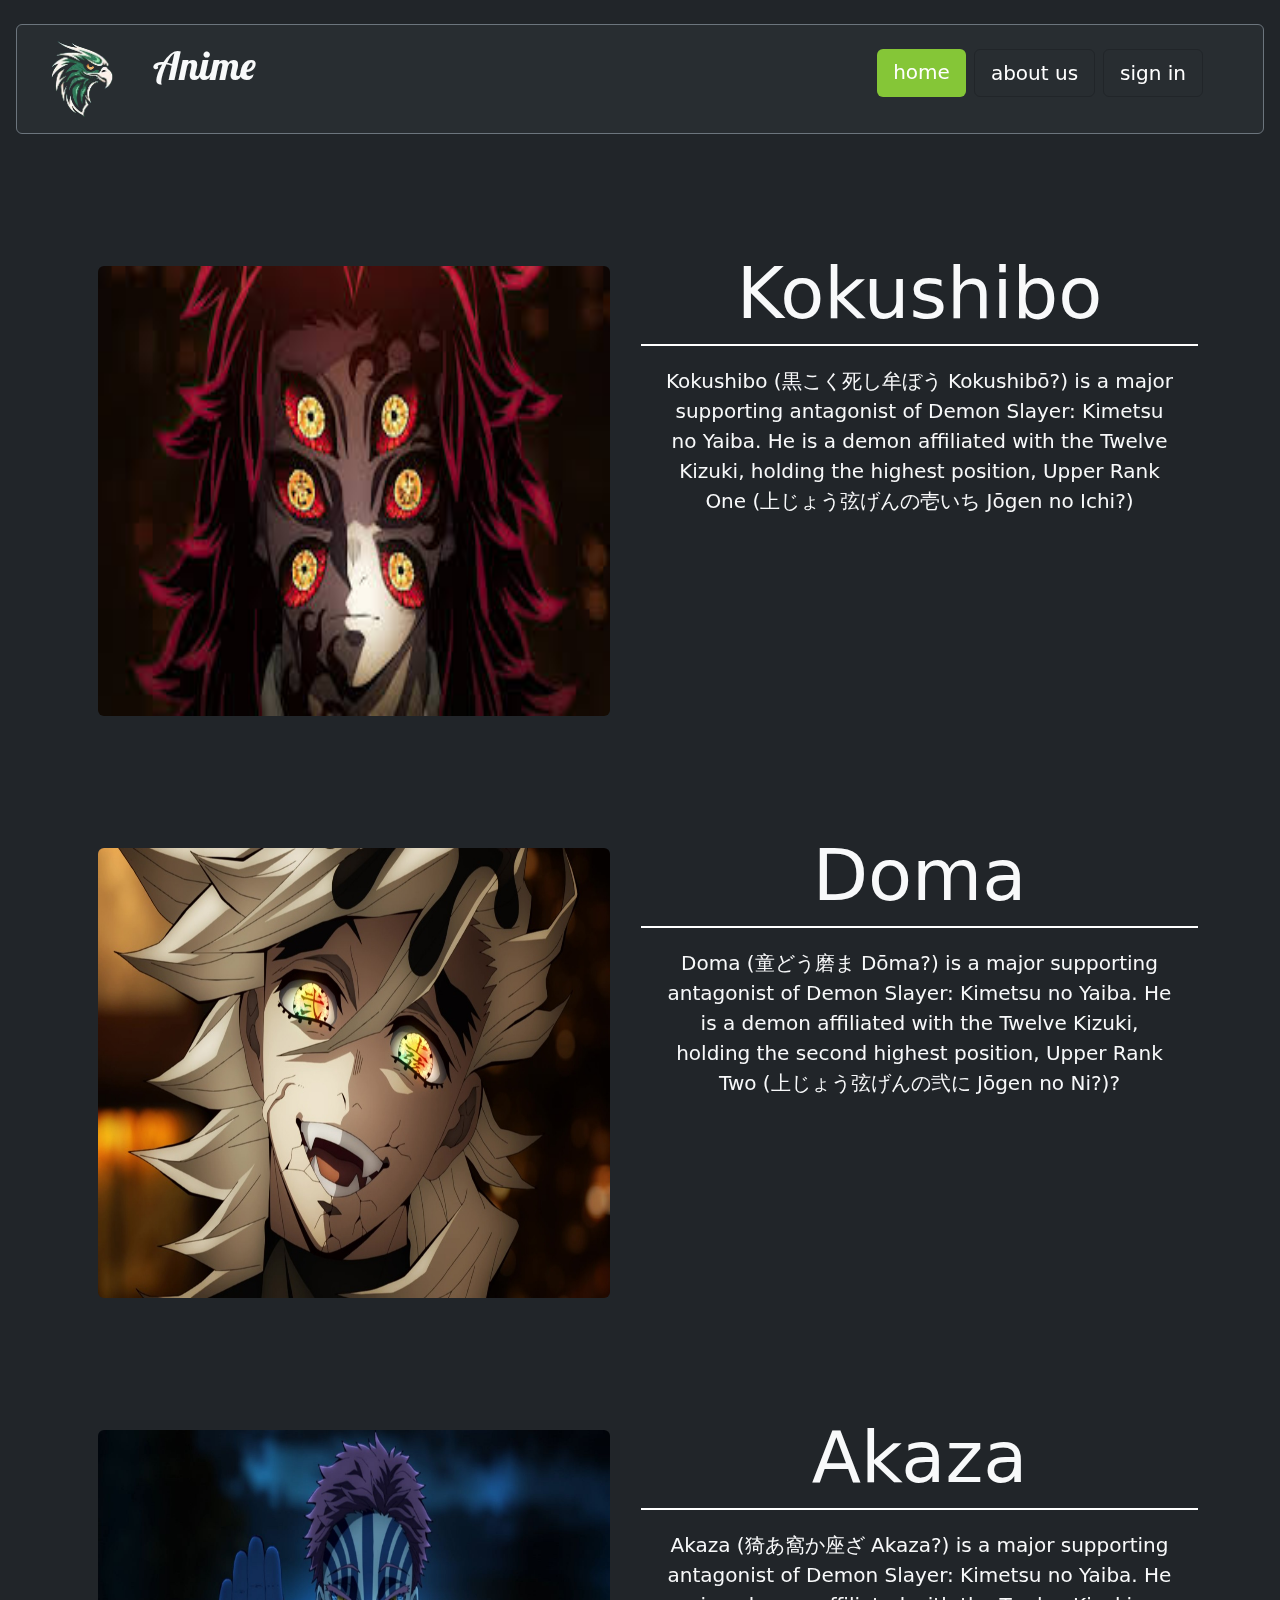
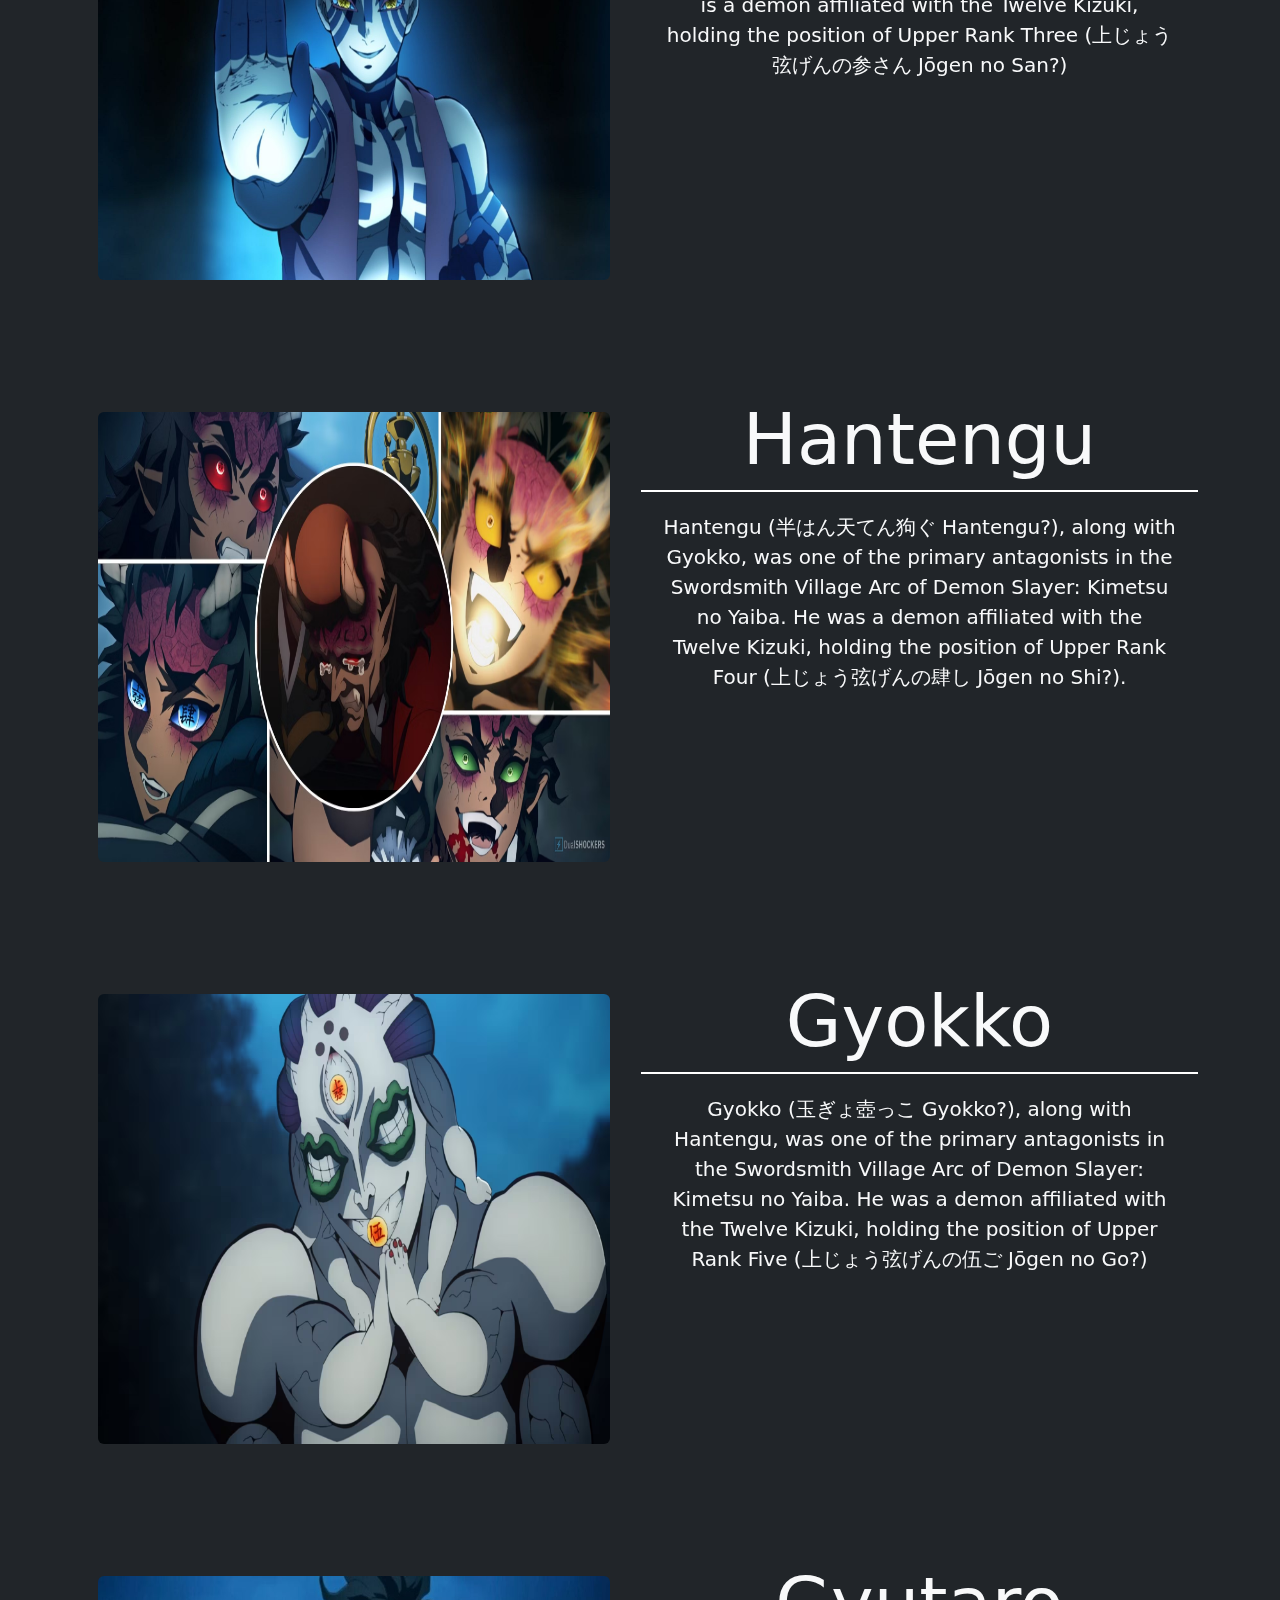
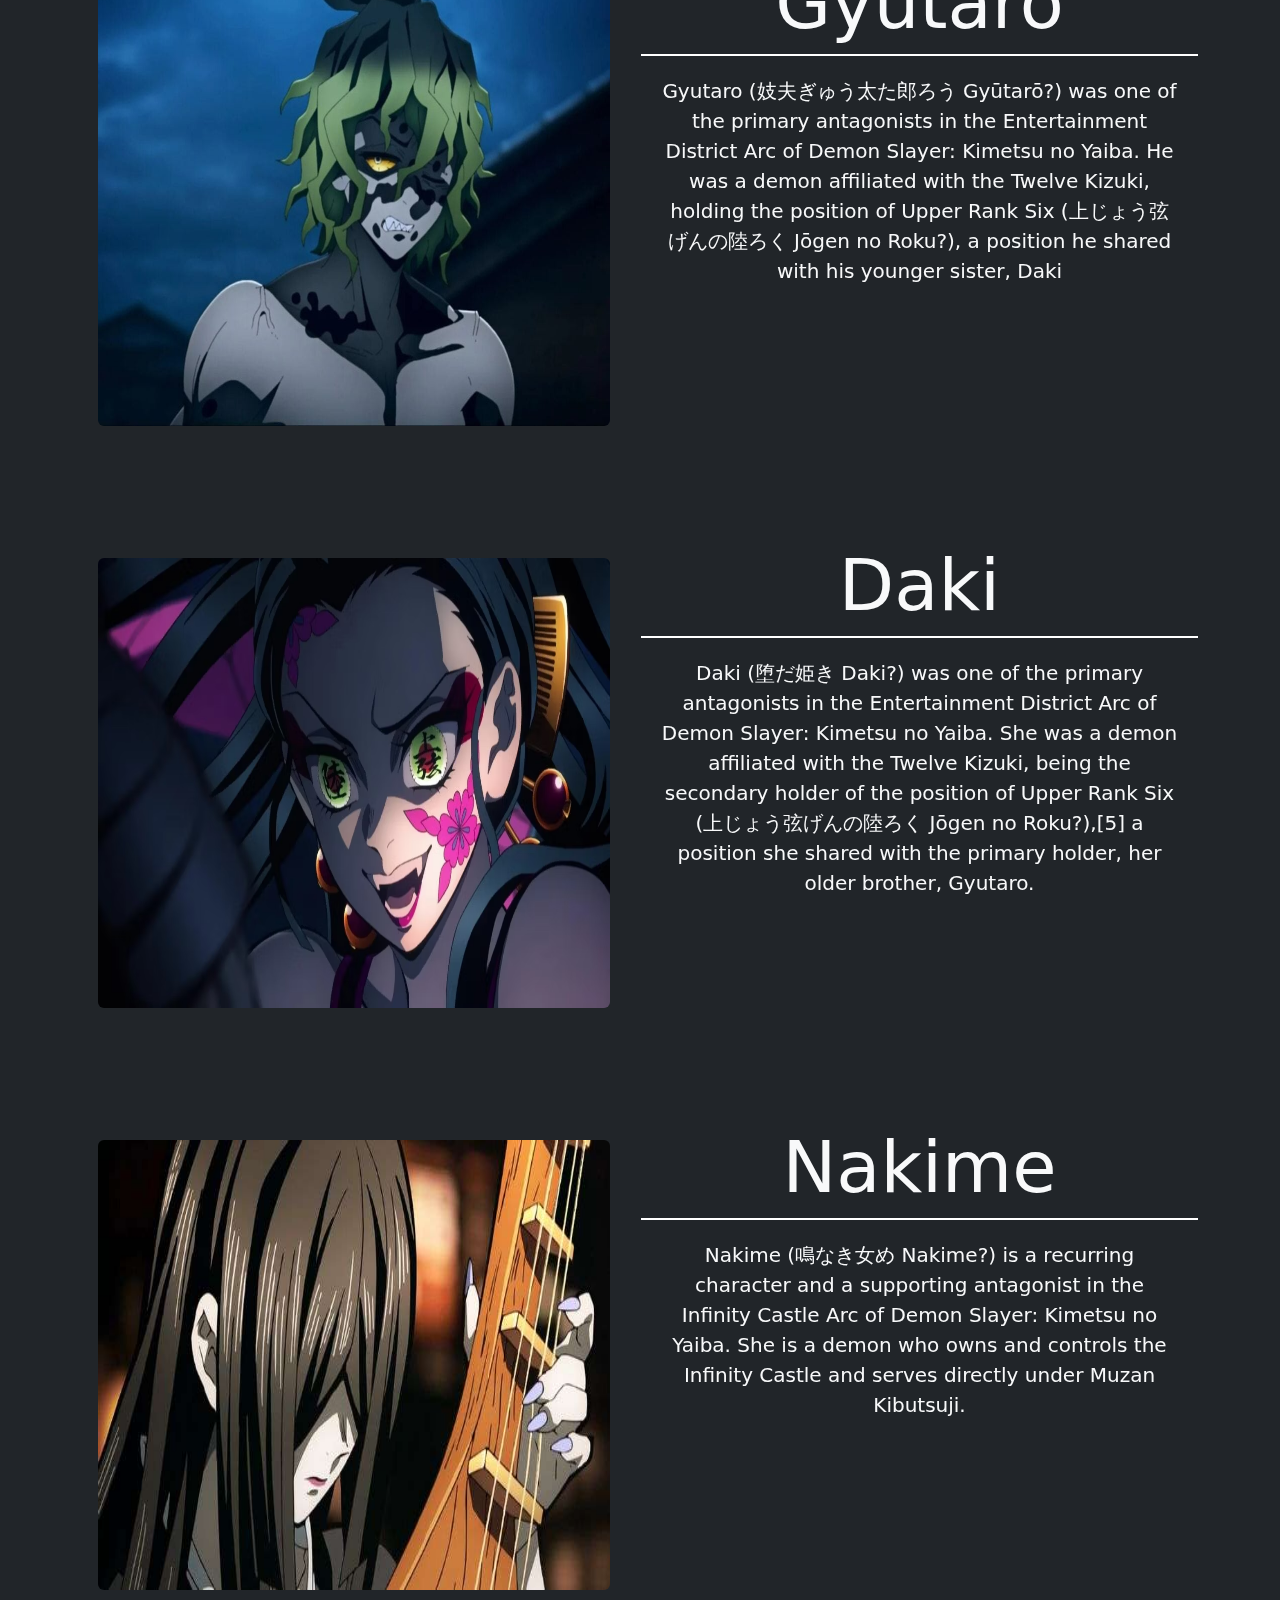
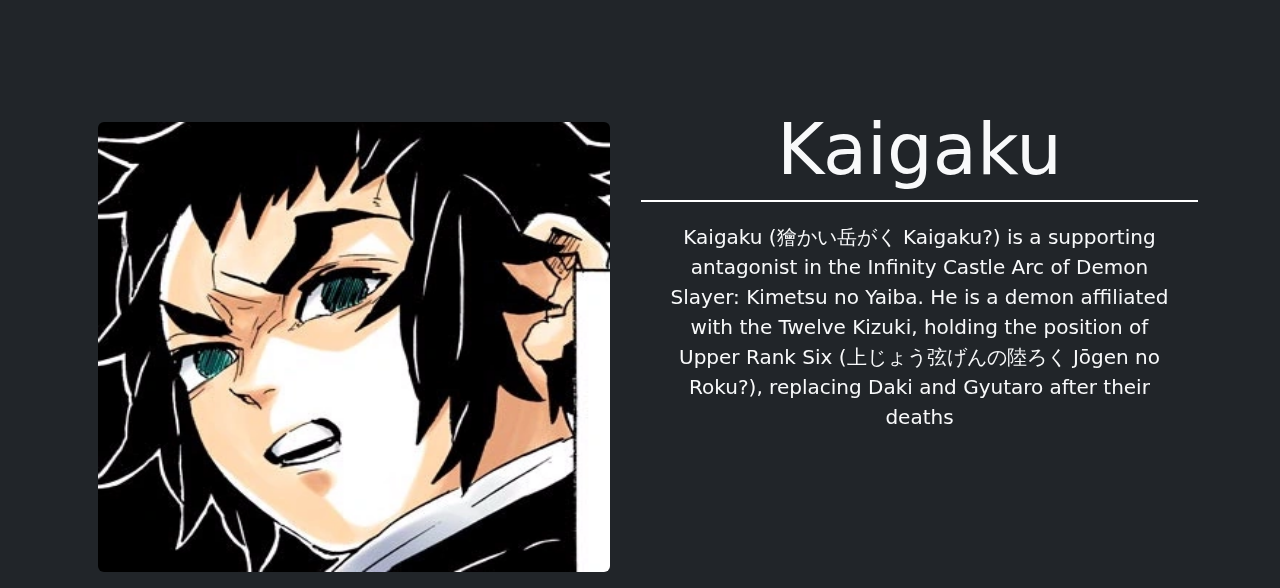
<file: kizuki.html>
<!DOCTYPE html>
<html lang="en">

<head>
  <meta charset="UTF-8" />
  <meta name="viewport" content="width=device-width, initial-scale=1.0" />
  <title>intro</title>
  <link rel="stylesheet" href="https://cdn.jsdelivr.net/npm/bootstrap@5.3.3/dist/css/bootstrap.min.css" />
  <link rel="stylesheet" href="./style.css" />
  <link rel="icon" href="./LOGO1.jpg">
  <link rel="stylesheet" href="./hashira.css">

  <link rel="preconnect" href="https://fonts.googleapis.com" />
  <link rel="preconnect" href="https://fonts.gstatic.com" crossorigin />
  <link href="https://fonts.googleapis.com/css2?family=Lobster&family=Sigmar+One&display=swap" rel="stylesheet" />

  <link rel="preconnect" href="https://fonts.googleapis.com" />
  <link rel="preconnect" href="https://fonts.gstatic.com" crossorigin />
  <link href="https://fonts.googleapis.com/css2?family=Lobster&family=Protest+Revolution&family=Sigmar+One&display=swap"
    rel="stylesheet" />
</head>

<body class="bg-dark">
  <div class="position-relative d-flex bg-secondary text-light mt-4 m-3 border border-secondary rounded bg-opacity-10">
    <div class="logo container-fluid d-flex">
      <img src="./LOGO1.jpg" alt="not found" class="colour" />
      <h1 class="pt-3 ps-3 lobster-regular">Anime</h1>
    </div>
    <div class="icon container-fluid me-5 mt-4">
      <ul class="d-flex nav float-end">
        <li class="p-2 ps-3 pe-3 ms-3 border-success bg-green bg-opacity-25 rounded fs-5">
          <a href="./index.html">home</a>

        </li>
        <li class="p-2 ps-3 pe-3 border border-dark ms-2 rounded fs-5">
          <a href="./aboutus.html">about us</a>
        </li>
        <li class="p-2 ps-3 pe-3 border border-dark ms-2 rounded fs-5">
          <a href="./login.html">sign in</a>
        </li>
      </ul>
    </div>
  </div>

  <div class="carrd d-flex justify-center-center container">
    <div class="box2 m-3">
      <img src="./img/demon/kokushibo1.jpg" alt="" class="rounded">
    </div>
    <div class="infor text-light text-center">
      <h1 class="display-2">Kokushibo</h1>
      <p class="fs-5 "> Kokushibo (黒こく死し牟ぼう Kokushibō?) is a major supporting antagonist of Demon Slayer: Kimetsu no
        Yaiba. He is a demon affiliated with the Twelve Kizuki, holding the highest position, Upper Rank One
        (上じょう弦げんの壱いち Jōgen no Ichi?)</p>
    </div>
  </div>

  <div class="carrd d-flex justify-center-center container">
    <div class="box m-3">
      <img src="./img/demon/demon.jpg " class="rounded">
    </div>
    <div class="infor text-light text-center">
      <h1 class="display-2"> Doma </h1>
      <p class="fs-5 ">
        Doma (童どう磨ま Dōma?) is a major supporting antagonist of Demon Slayer: Kimetsu no Yaiba. He is a demon affiliated
        with the Twelve Kizuki, holding the second highest position, Upper Rank Two (上じょう弦げんの弐に Jōgen no Ni?)?</p>
    </div>
  </div>

  <div class="carrd d-flex justify-center-center container">
    <div class="box2 m-3">
      <img src="./img/demon/Akaza.jpg" alt="" class="rounded">
    </div>
    <div class="infor text-light text-center">
      <h1 class="display-2">Akaza</h1>
      <p class="fs-5  ">
        Akaza (猗あ窩か座ざ Akaza?) is a major supporting antagonist of Demon Slayer: Kimetsu no Yaiba. He is a demon
        affiliated with the Twelve Kizuki, holding the position of Upper Rank Three (上じょう弦げんの参さん Jōgen no San?)
      </p>
    </div>
  </div>

  <div class="carrd d-flex justify-center-center container">
    <div class="box m-3">
      <img src="./img/demon/hantengu.avif" alt="" class="rounded">
    </div>
    <div class="infor text-light text-center">
      <h1 class="display-2">Hantengu</h1>
      <p class="fs-5 ">Hantengu (半はん天てん狗ぐ Hantengu?), along with Gyokko, was one of the primary antagonists in the
        Swordsmith Village Arc of Demon Slayer: Kimetsu no Yaiba. He was a demon affiliated with the Twelve Kizuki,
        holding the position of Upper Rank Four (上じょう弦げんの肆し Jōgen no Shi?).</p>
    </div>
  </div>

  <div class="carrd d-flex justify-center-center container">
    <div class="box2 m-3">
      <img src="./img/demon/gyokko.avif" alt="" class="rounded">
    </div>
    <div class="infor text-light text-center">
      <h1 class="display-2">Gyokko</h1>
      <p class="fs-5  ">Gyokko (玉ぎょ壺っこ Gyokko?), along with Hantengu, was one of the primary antagonists in the
        Swordsmith Village Arc of Demon Slayer: Kimetsu no Yaiba. He was a demon affiliated with the Twelve Kizuki,
        holding the position of Upper Rank Five (上じょう弦げんの伍ご Jōgen no Go?)
      </p>
    </div>
  </div>

  <div class="carrd d-flex justify-center-center container">
    <div class="box m-3">
      <img src="./img/demon/Gyutaro.jpg" alt="" class="rounded">
    </div>
    <div class="infor text-light text-center">
      <h1 class="display-2">Gyutaro</h1>
      <p class="fs-5 ">Gyutaro (妓夫ぎゅう太た郎ろう Gyūtarō?) was one of the primary antagonists in the Entertainment District
        Arc of Demon Slayer: Kimetsu no Yaiba. He was a demon affiliated with the Twelve Kizuki, holding the position of
        Upper Rank Six (上じょう弦げんの陸ろく Jōgen no Roku?), a position he shared with his younger sister, Daki</p>
    </div>
  </div>

  <div class="carrd d-flex justify-center-center container">
    <div class="box2 m-3">
      <img src="./img/demon/daki-main.avif" alt="" class="rounded">
    </div>
    <div class="infor text-light text-center">
      <h1 class="display-2"> Daki</h1>
      <p class="fs-5 ">
        Daki (堕だ姫き Daki?) was one of the primary antagonists in the Entertainment District Arc of Demon Slayer: Kimetsu
        no Yaiba. She was a demon affiliated with the Twelve Kizuki, being the secondary holder of the position of Upper
        Rank Six (上じょう弦げんの陸ろく Jōgen no Roku?),[5] a position she shared with the primary holder, her older brother,
        Gyutaro.</p>
    </div>
  </div>

  <div class="carrd d-flex justify-center-center container">
    <div class="box m-3">
      <img src="./img/demon/Nakime.jpg" alt="" class="rounded">
    </div>
    <div class="infor text-light text-center">
      <h1 class="display-2">Nakime</h1>
      <p class="fs-5">Nakime (鳴なき女め Nakime?) is a recurring character and a supporting antagonist in the Infinity Castle
        Arc of Demon Slayer: Kimetsu no Yaiba. She is a demon who owns and controls the Infinity Castle and serves
        directly under Muzan Kibutsuji.</p>
    </div>
  </div>


  <div class="carrd d-flex justify-center-center container">
    <div class="box2 m-3">
      <img src="./img/demon/Kaigaku.webp" alt="" class="rounded">
    </div>
    <div class="infor text-light text-center">
      <h1 class="display-2">Kaigaku </h1>
      <p class="fs-5">
        Kaigaku (獪かい岳がく Kaigaku?) is a supporting antagonist in the Infinity Castle Arc of Demon Slayer: Kimetsu no
        Yaiba. He is a demon affiliated with the Twelve Kizuki, holding the position of Upper Rank Six (上じょう弦げんの陸ろく
        Jōgen no Roku?), replacing Daki and Gyutaro after their deaths</p>
    </div>
  </div>

  <script src="https://cdn.jsdelivr.net/npm/bootstrap@5.3.3/dist/js/bootstrap.bundle.min.js"
    integrity="sha384-YvpcrYf0tY3lHB60NNkmXc5s9fDVZLESaAA55NDzOxhy9GkcIdslK1eN7N6jIeHz"
    crossorigin="anonymous"></script>
</body>

</html>
</file>
<file: style.css>
.lobster-regular {
  font-family: "Lobster", sans-serif;
  font-weight: 400;
  font-style: normal;
}

.bg-green{
  background-color: #85c637;
}
.bg-lightgreen{
  background-color: #6a8e38;
}

.colour{
  mix-blend-mode:lighten;
}

.lightgreen{
  border: 2px solid #6a8e38;
  border-radius: 20px;
}

.green{
  border: 2px solid #85c637;
  border-radius: 20px;
}

.logo img {
  height: 12vh;
}

.gray{
  background-color: #474b4f;
}

.lightgray{
  background-color: #6b6e70;
}

.name{
  font-family:"Protest Revolution", sans-serif;
}

.text{
  background:linear-gradient(90deg, #255453, rgb(39 149 135), rgb(253 253 241));
  background-clip: text;
  color: transparent;
}

.img img{
 width: 100vw;
}

.photo img{
  width: 35vw;
 }

 .char {
  font-family: "Protest Revolution", sans-serif;
  font-weight: 400;
  font-style: normal;
 }

 .shap{
  border-radius: 50%;
  transition: all ease 0.5s;
 }


 .character{
  margin-top: 20vh;
 }

.hero{
  width: 20vw;
  height: 7vh;
}

a{
  text-decoration: none;
  color: white;
}


.hashira{
  margin-top: 10vh;
  margin-bottom: 10vh;
}


.photo{
  margin-left: 10vw;
}

.shap2{
  border-radius: 20%;
  width: 20vw;
  margin-top: 2vw;
  margin-left: 2vw;
  transition: all ease 0.5s;
}

.intro img{
  aspect-ratio: 3/2;
  object-fit: contain;
}

.shap2:hover{
  scale: 1.5;
}


.shap:hover{
  scale: 1.2;
  border: 3px solid rgb(255, 255, 255);
  border-radius: 50%;

 }
</file>
<file: hashira.css>
@keyframes floatingleft {
  0%{
    transform: translateY(0.75rem) rotate(2.5deg)
  };

  50%{
    transform: translateY(-0.75rem) rotate(-2.5deg)
  };

  100%{
    transform: translateY(0.75rem) rotate(2.5deg);
  }
}

@keyframes floatingright {
  0%{
    transform: translatex(0.75rem) rotate(2.5deg)
  };

  50%{
    transform: translatex(-0.75rem) rotate(-2.5deg)
  };

  100%{
    transform: translatex(0.75rem) rotate(2.5deg);
  }
}

.box{
  animation: floatingleft 4s ease-in-out infinite!important ; 
}
.box2{
  animation: floatingright 4s ease-in-out infinite!important ; 
}
.box img {
  width: 40vw;
  height: 50vh;
  margin-top: 100px;
  aspect-ratio: 3/2;
}
.box2 img {
  width: 40vw;
  height: 50vh;
  margin-top: 100px;
  aspect-ratio: 3/2;
}

.infor{
  margin-top: 100px;
  margin-left: 15px;
}
.infor p{
border-top: 2px solid white;
padding: 20px
}
</file>
